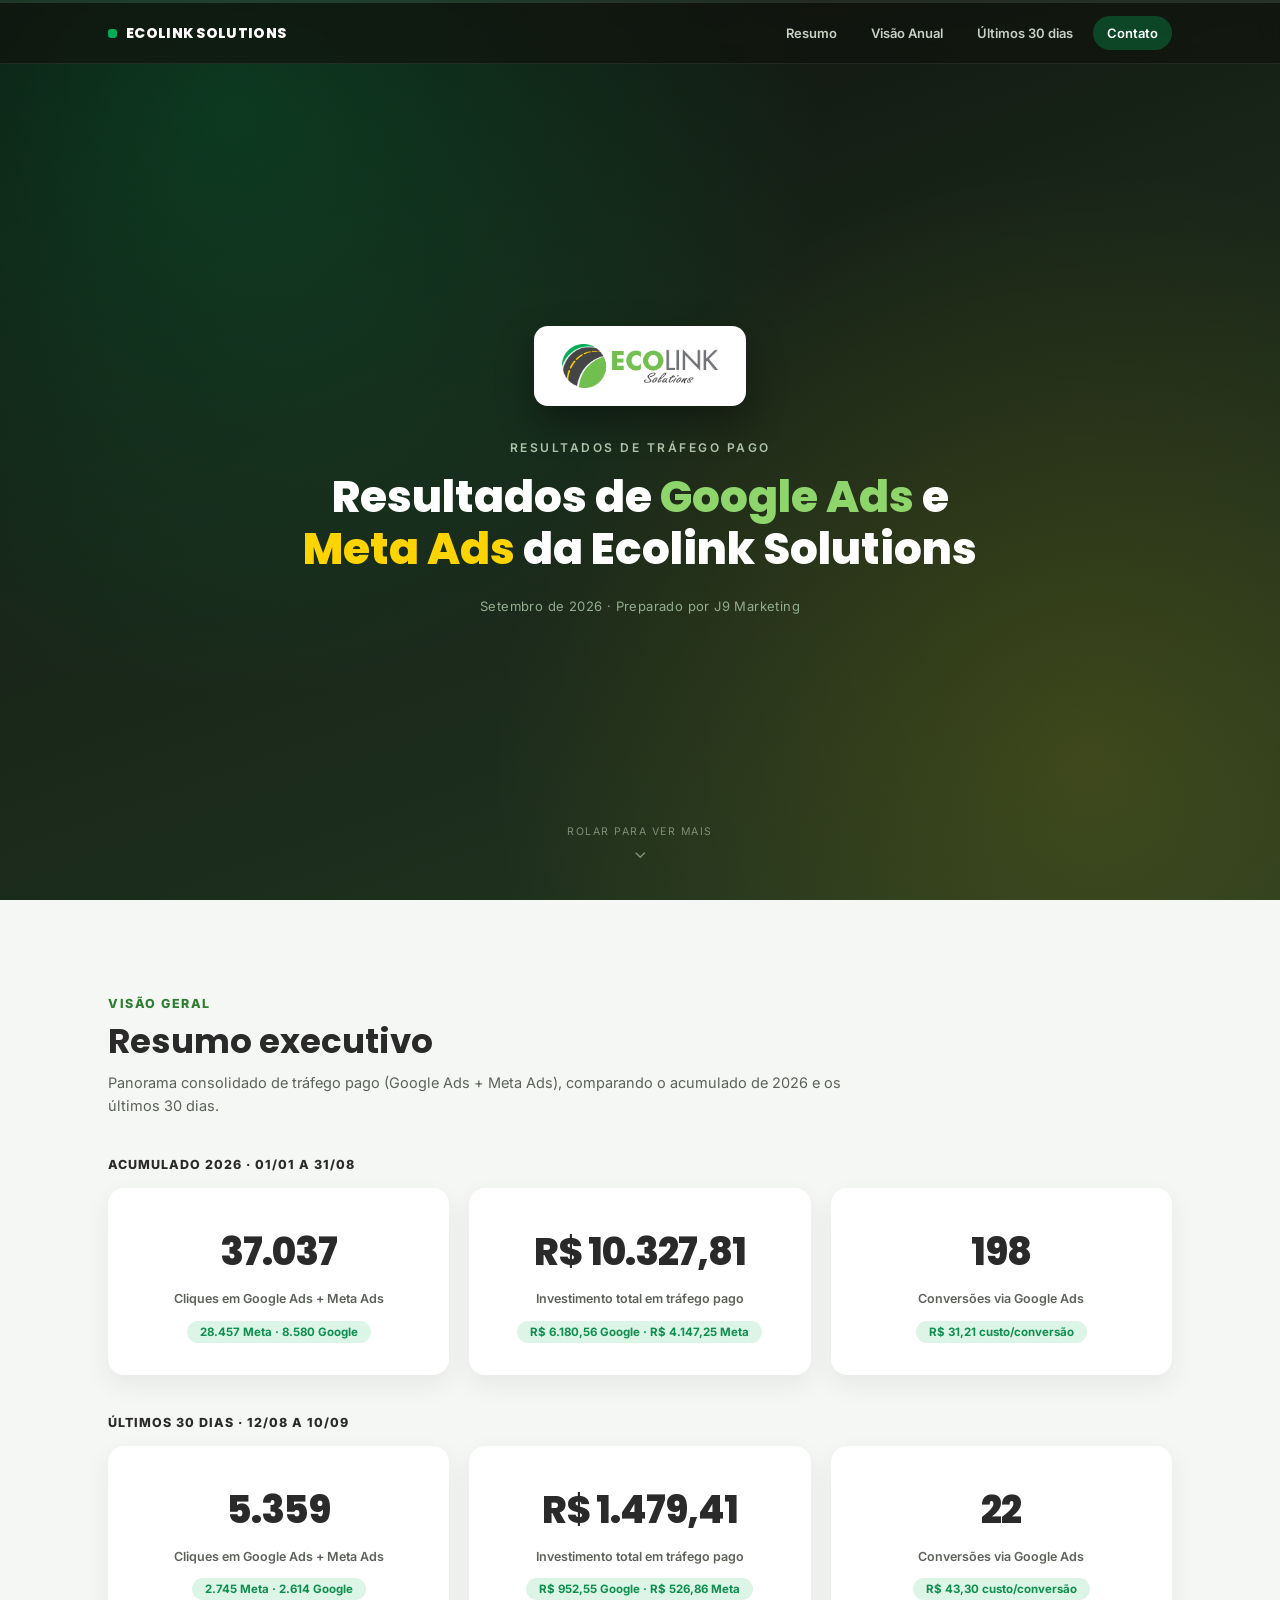
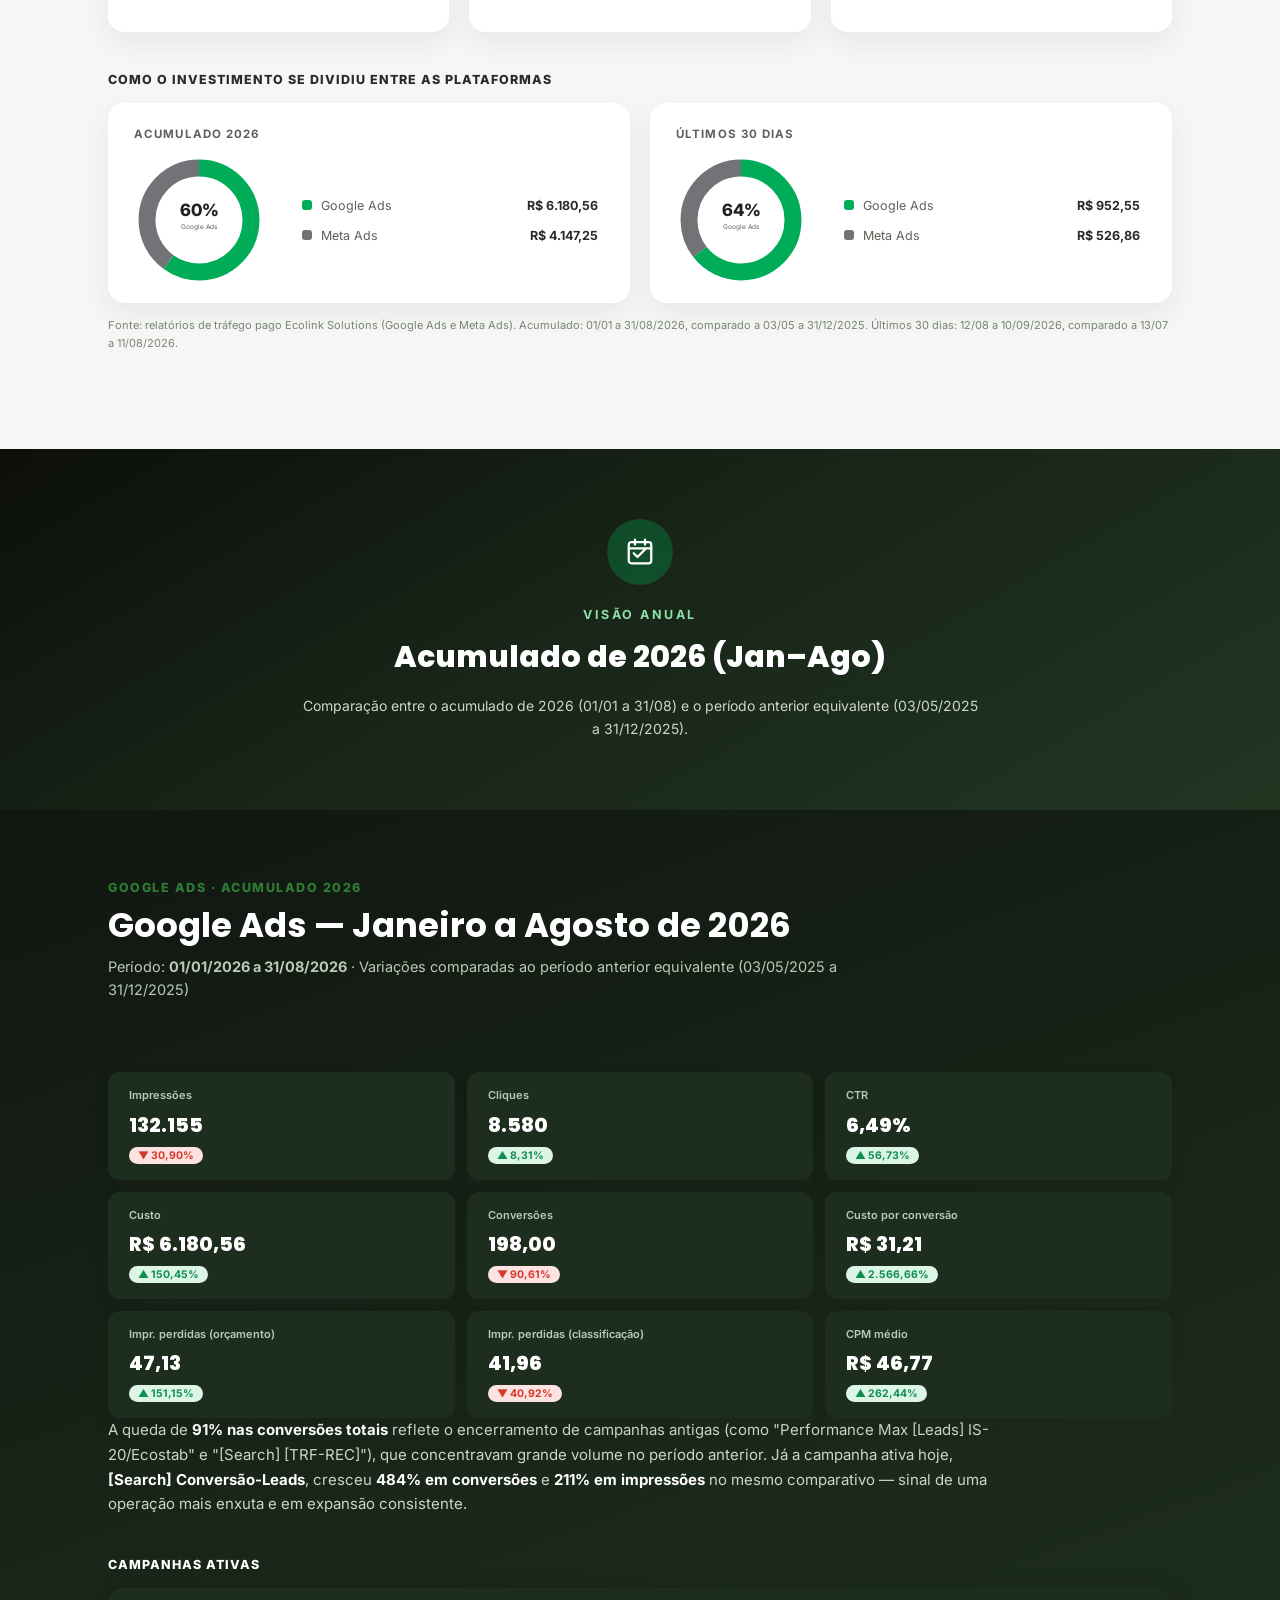
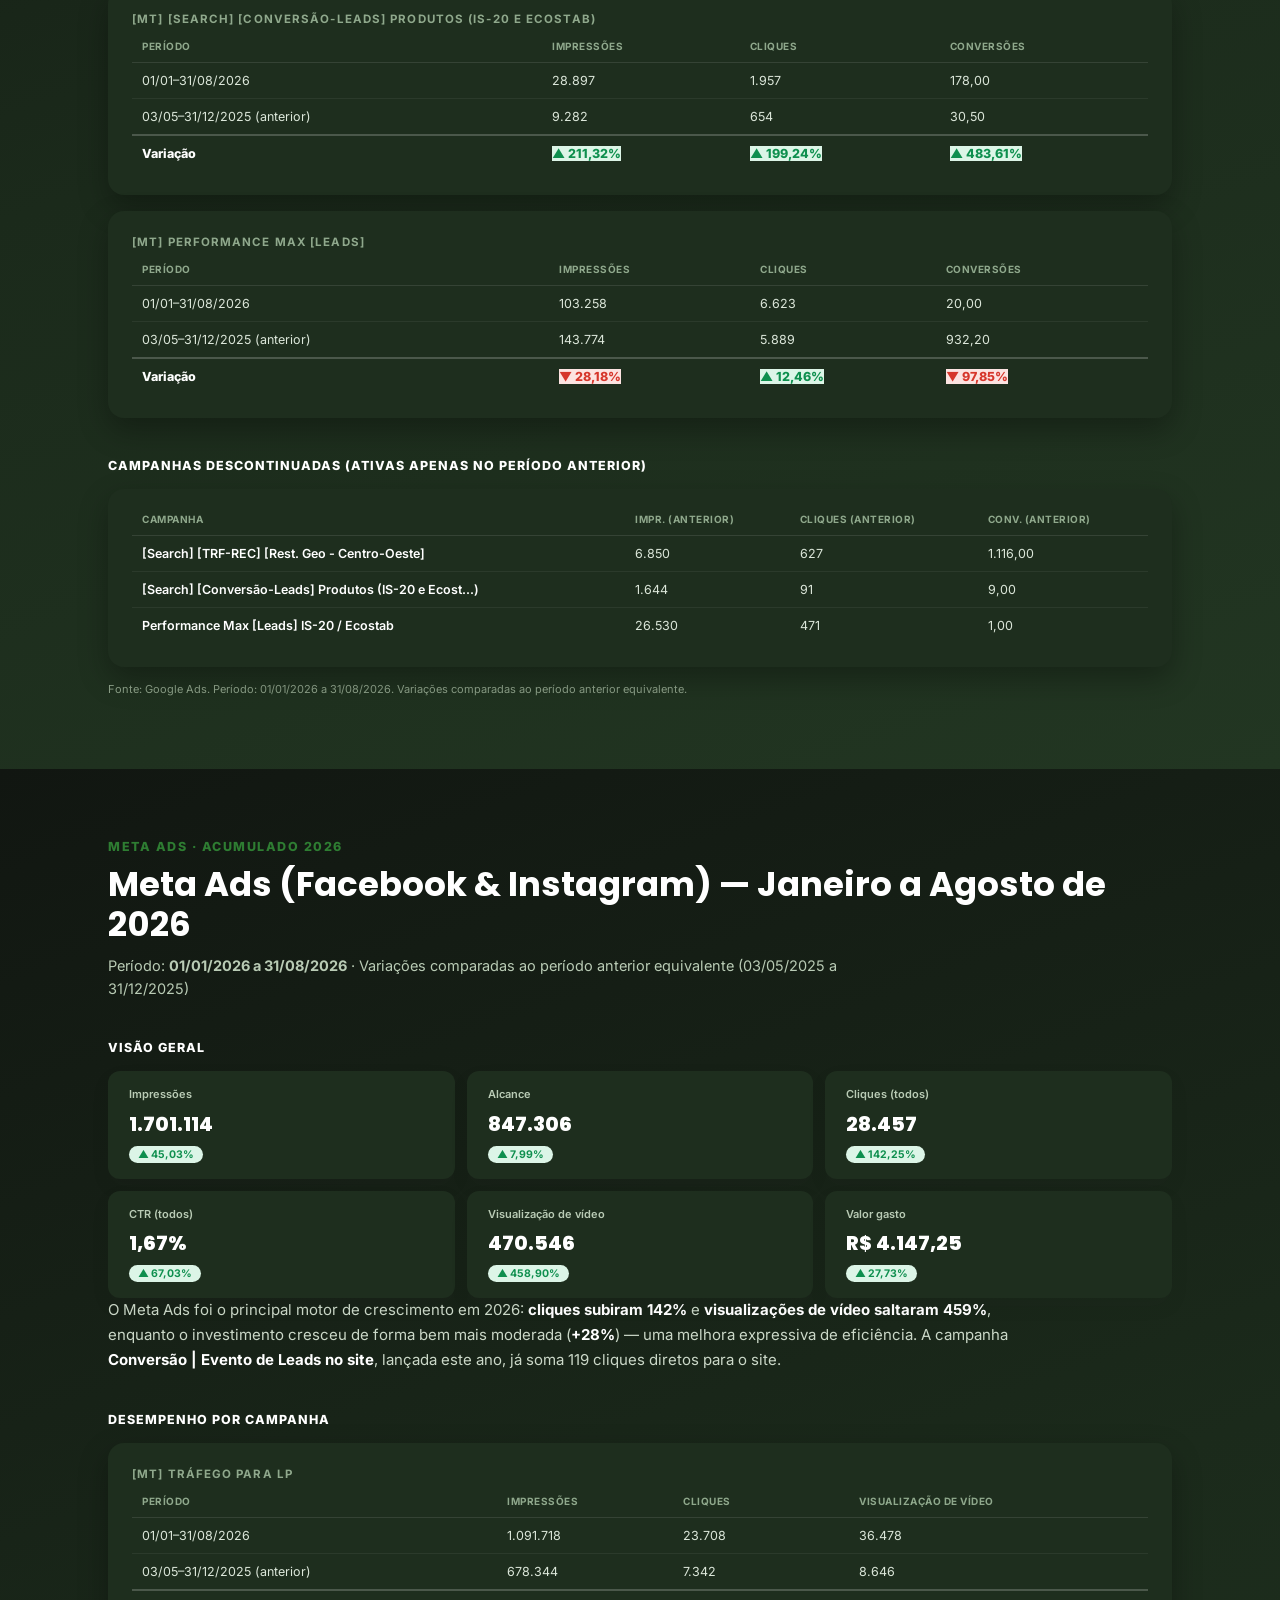
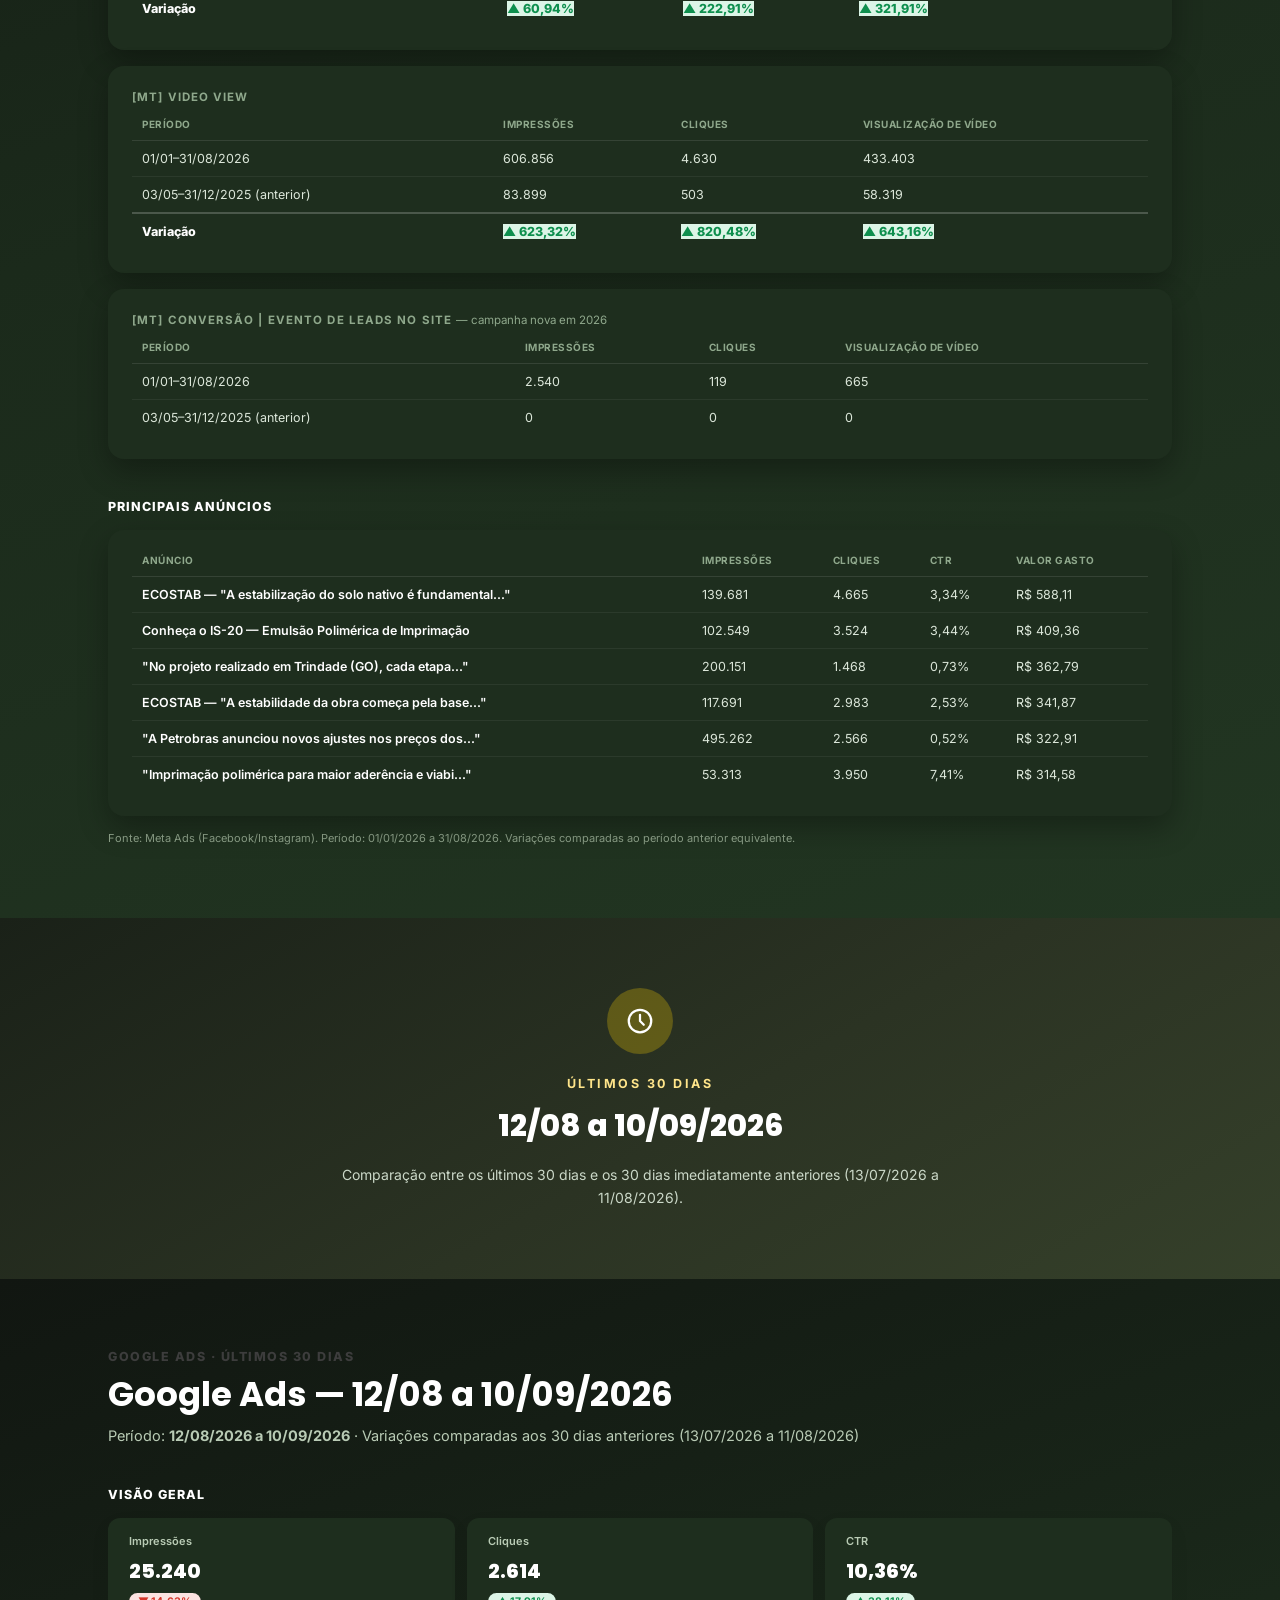
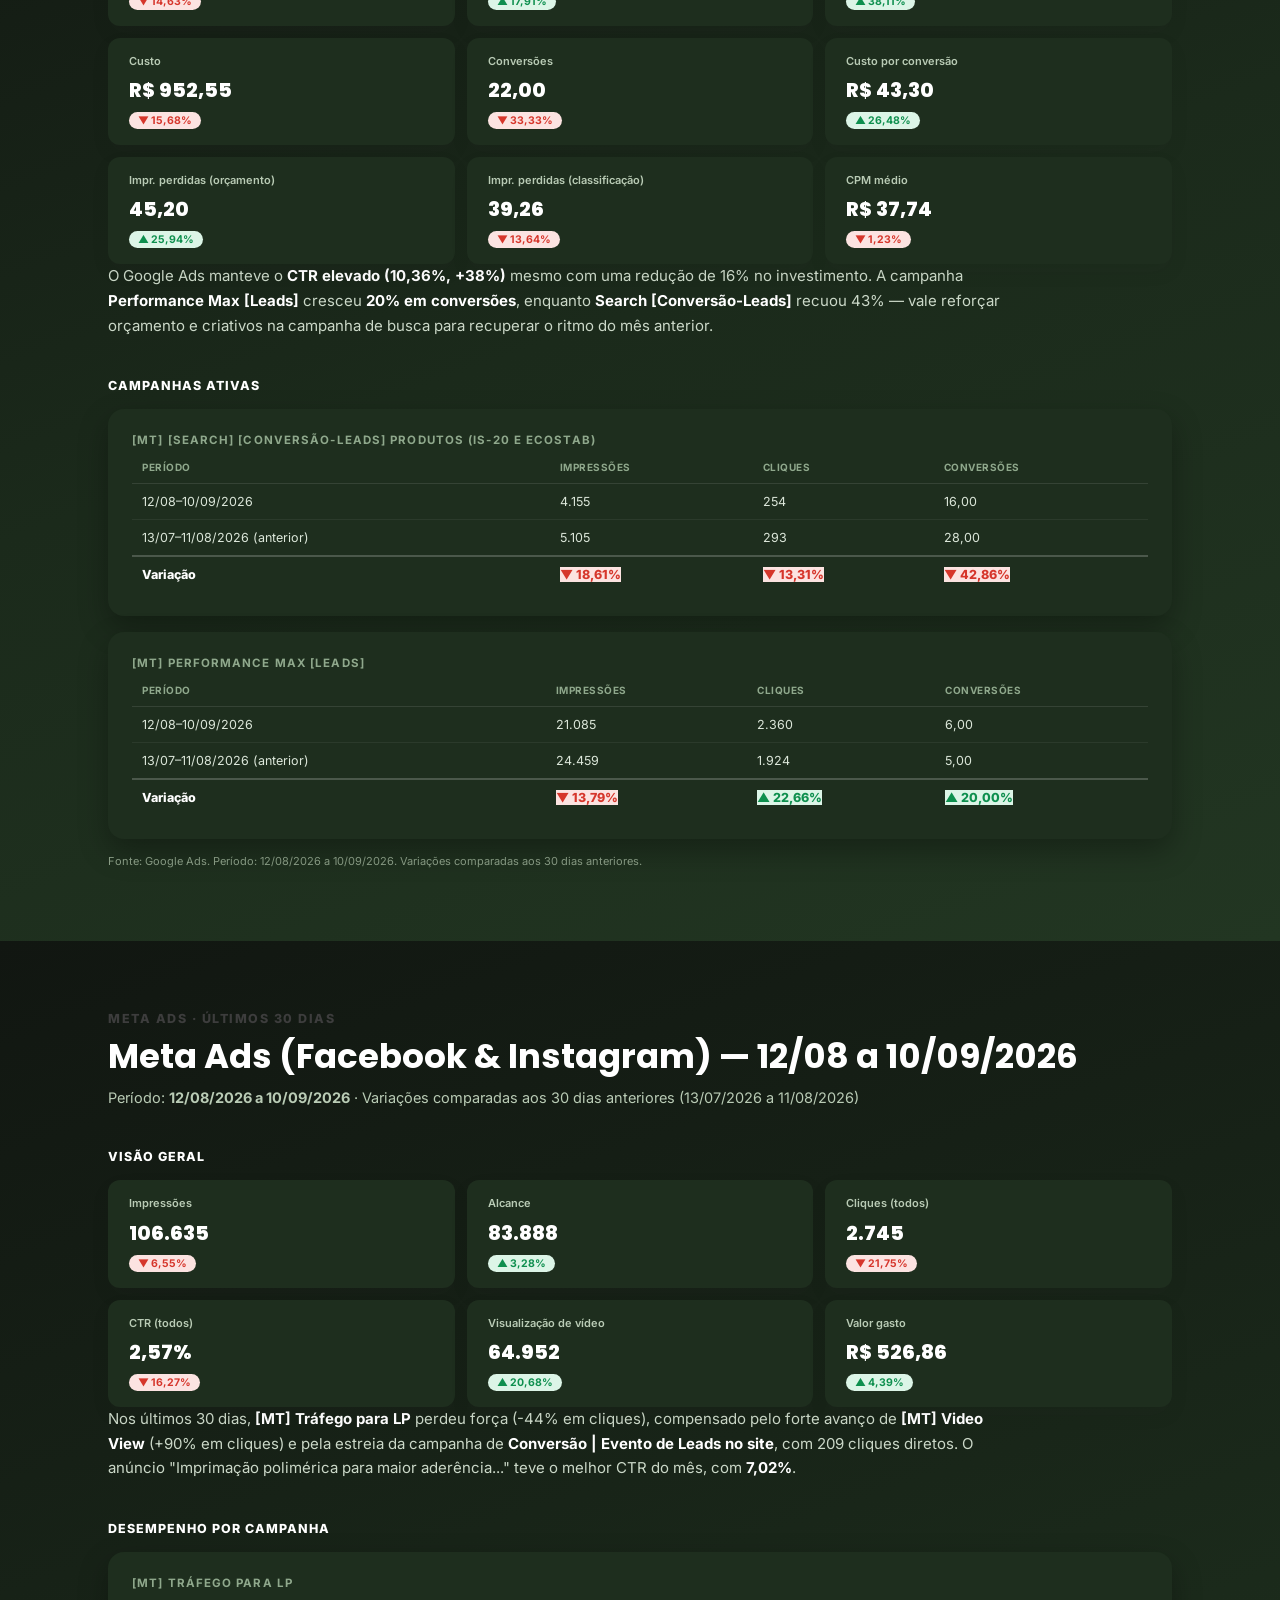
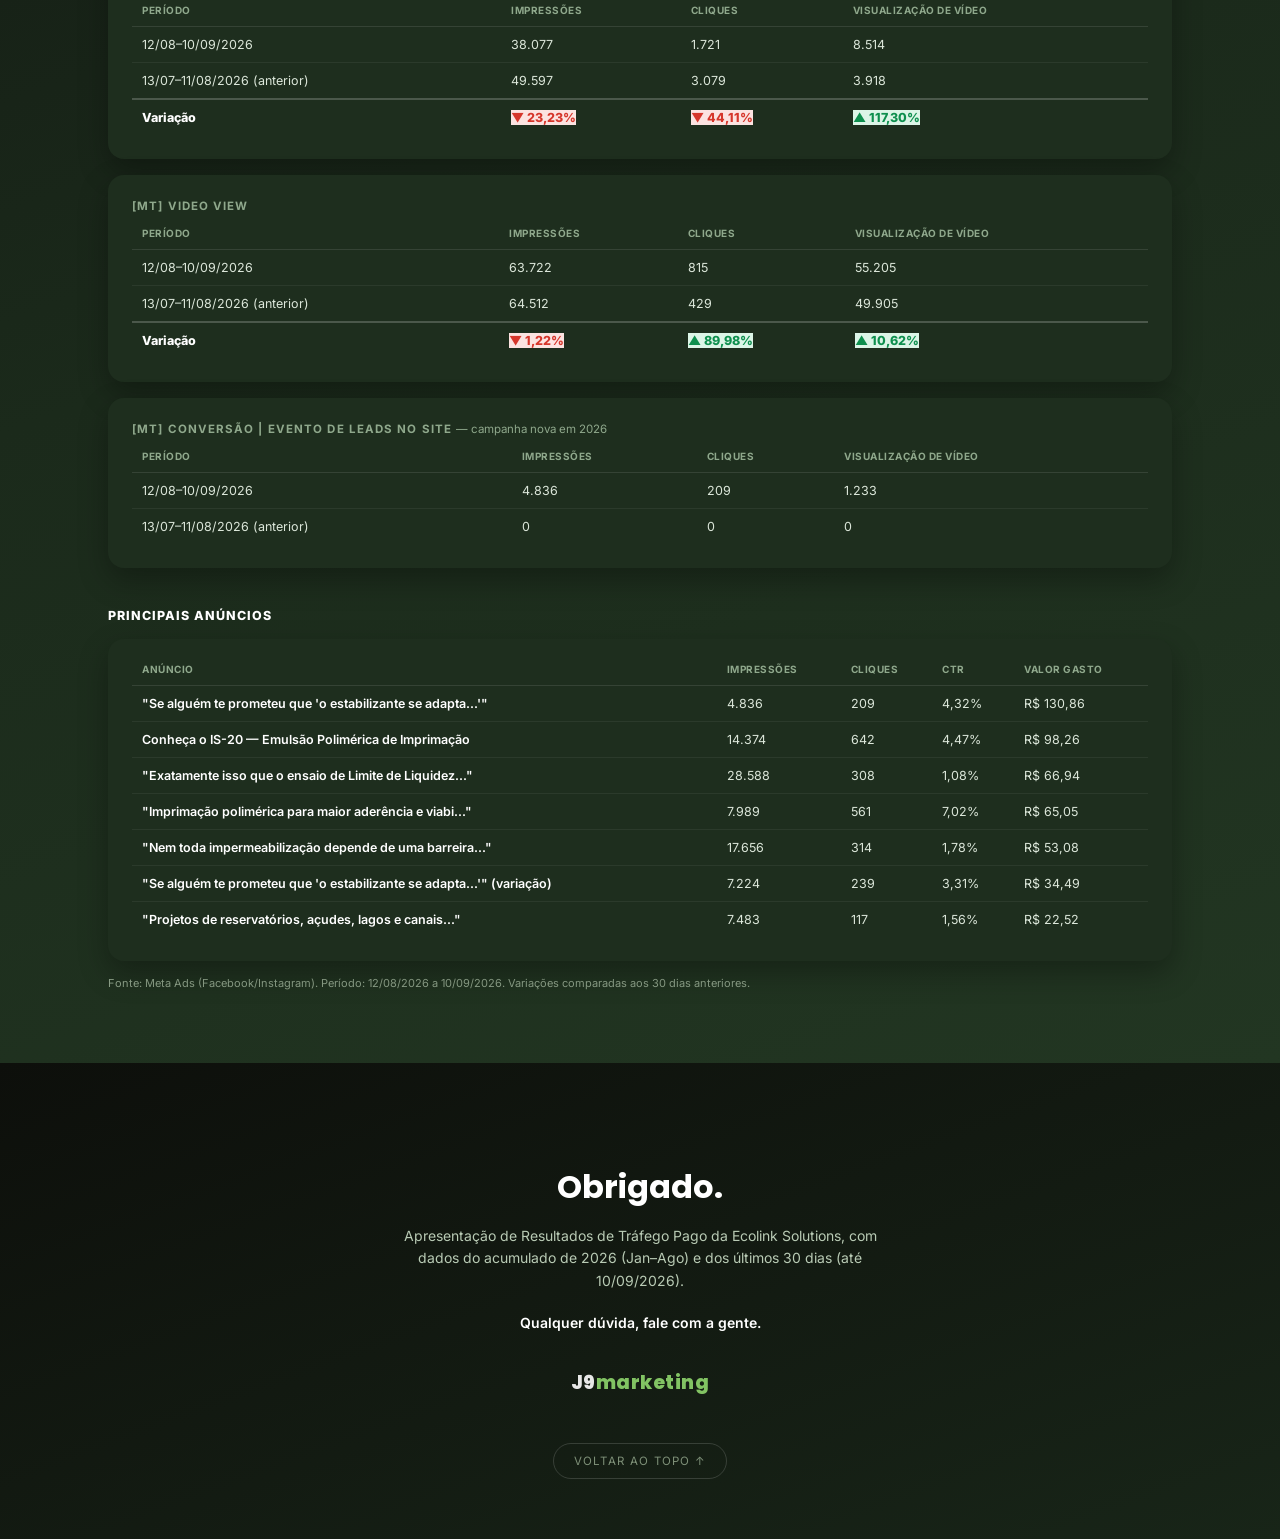
<file: Visual reference/Ecolink - referencia de estilo.html>
<!DOCTYPE html>
<html lang="pt-BR">
<head>
<meta charset="UTF-8">
<meta name="viewport" content="width=device-width, initial-scale=1.0">
<title>Ecolink Solutions · Resultados de Tráfego Pago · Setembro 2026</title>
<link rel="preconnect" href="https://fonts.googleapis.com">
<link rel="preconnect" href="https://fonts.gstatic.com" crossorigin>
<link href="https://fonts.googleapis.com/css2?family=Poppins:wght@600;700;800&family=Inter:wght@400;500;600;700;800&display=swap" rel="stylesheet">
<style>
  :root{
    --charcoal:#3D3D3D; --charcoal-2:#2A2A2A; --charcoal-3:#5A5A5A;
    --green:#72BF4F; --green-deep:#00AC58; --green-text:#2E7D32; --green-ondark:#8ED66C;
    --yellow:#FDD400; --gray:#727376; --gray-light:#DCE0DC;
    --bg:#F5F7F4; --card:#FFFFFF; --text:#20241F; --muted:#5C6259;
    --radius:16px;
  }
  *{box-sizing:border-box;}
  html{scroll-behavior:smooth;}
  body{
    margin:0;font-family:'Inter',-apple-system,BlinkMacSystemFont,sans-serif;
    color:var(--text);background:var(--bg);-webkit-font-smoothing:antialiased;
  }
  h1,h2,h3,h4{font-family:'Poppins',sans-serif;margin:0;}
  p{margin:0;}
  img{display:block;max-width:100%;}
  svg text{font-family:'Inter',sans-serif;}
  a{color:inherit;}
  ::selection{background:rgba(0,172,88,0.22);}

  .wrap{max-width:1120px;margin:0 auto;padding:0 28px;}

  /* ============ SCROLL PROGRESS ============ */
  .scrollbar{position:fixed;top:0;left:0;right:0;height:3px;z-index:100;background:rgba(255,255,255,0.08);}
  .scrollbar .fill{height:100%;width:0%;background:linear-gradient(90deg,var(--green-deep),var(--yellow));transition:width .08s linear;}

  /* ============ TOP NAV ============ */
  .topnav{
    position:fixed;top:3px;left:0;right:0;z-index:99;
    background:rgba(17,20,15,0.72);backdrop-filter:blur(10px);-webkit-backdrop-filter:blur(10px);
    border-bottom:1px solid rgba(255,255,255,0.08);
  }
  .topnav-inner{max-width:1120px;margin:0 auto;padding:0 28px;height:60px;display:flex;align-items:center;justify-content:space-between;}
  .nav-brand{display:flex;align-items:center;gap:9px;color:#fff;font-family:'Poppins',sans-serif;font-weight:800;font-size:14px;letter-spacing:.3px;}
  .nav-brand .dot{width:9px;height:9px;border-radius:3px;background:var(--green-deep);}
  .nav-links{display:flex;gap:6px;}
  .nav-links a{
    position:relative;color:#C7D0C4;font-size:13px;font-weight:600;text-decoration:none;
    padding:9px 14px;border-radius:100px;transition:color .2s ease,background .2s ease;
  }
  .nav-links a:hover{color:#fff;background:rgba(255,255,255,0.08);}
  .nav-links a.active{color:#fff;background:rgba(0,172,88,0.32);}
  @media(max-width:720px){.nav-links{display:none;}}

  /* ============ SECTION SCAFFOLDING ============ */
  section{padding:96px 0;position:relative;}
  section.tight{padding:70px 0;}
  .eyebrow-lbl{font-size:12.5px;font-weight:800;text-transform:uppercase;letter-spacing:1.5px;color:var(--green-text);margin:0 0 10px;}
  .eyebrow-lbl.alt{color:var(--charcoal);}
  .sec-title{font-family:'Poppins',sans-serif;font-weight:700;font-size:34px;color:var(--charcoal-2);margin:0 0 16px;line-height:1.18;}
  .sec-sub{font-size:14.5px;color:var(--muted);margin:-6px 0 30px;line-height:1.6;max-width:760px;}
  .dark-section{background:linear-gradient(160deg,#111611 0%, #1B2A1B 50%, #223622 100%);color:#fff;}
  .dark-section .sec-title{color:#fff;}
  .dark-section .sec-sub{color:#B9CBB5;}
  .dark-section .insight{color:#CBD8C8;}
  .dark-section .insight b{color:#fff;}
  .dark-section .group-lbl{color:#fff;}
  .dark-section .note{color:#8FA38B;}

  .insight{font-size:15px;line-height:1.65;color:#3A4038;max-width:900px;margin-bottom:26px;}
  .insight b{color:var(--charcoal-2);}
  .note{font-size:11px;color:#7C837A;line-height:1.6;margin-top:14px;}
  .group-lbl{font-size:12.5px;font-weight:800;color:var(--charcoal-2);text-transform:uppercase;letter-spacing:1px;margin:40px 0 16px;}
  .group-lbl:first-child{margin-top:0;}

  /* ============ REVEAL ANIMATION ============ */
  .reveal{opacity:0;transform:translateY(26px);transition:opacity .7s cubic-bezier(.2,.7,.3,1),transform .7s cubic-bezier(.2,.7,.3,1);}
  .reveal.in{opacity:1;transform:none;}

  /* ============ HOVER BOX BASE ============ */
  .hbox{
    position:relative;overflow:hidden;isolation:isolate;
    transition:transform .3s cubic-bezier(.2,.7,.3,1),box-shadow .3s ease,border-color .3s ease;
  }
  .hbox::before{
    content:'';position:absolute;inset:0;z-index:1;pointer-events:none;
    background:linear-gradient(115deg,transparent 20%,rgba(255,255,255,0.35) 42%,rgba(255,255,255,0.35) 46%,transparent 68%);
    transform:translateX(-130%);transition:transform .7s ease;
  }
  .dark-section .hbox::before{background:linear-gradient(115deg,transparent 20%,rgba(255,255,255,0.10) 42%,rgba(255,255,255,0.10) 46%,transparent 68%);}
  .hbox:hover::before{transform:translateX(130%);}
  .hbox > *{position:relative;z-index:2;}

  /* ============ CARD ============ */
  .card{background:var(--card);border-radius:var(--radius);box-shadow:0 10px 26px rgba(30,40,30,0.07);padding:24px;}
  .card.hbox:hover{transform:translateY(-5px);box-shadow:0 22px 44px rgba(30,40,30,0.16);}
  .dark-section .card{background:#1E2E1E;box-shadow:0 12px 30px rgba(0,0,0,0.3);}
  .dark-section .card.hbox:hover{transform:translateY(-5px);box-shadow:0 22px 44px rgba(0,0,0,0.45);}
  .dark-section .card .data-table th{color:#8FA88C;border-bottom-color:rgba(255,255,255,0.1);}
  .dark-section .card .data-table td{color:#DCE7DA;border-bottom-color:rgba(255,255,255,0.06);}
  .dark-section .card .data-table .name{color:#fff;}
  .dark-section .card .table-title{color:#8FA88C;}

  /* ============ STAT TRIO ============ */
  .stat-trio{display:grid;grid-template-columns:repeat(auto-fit,minmax(220px,1fr));gap:20px;margin-bottom:8px;}
  .stat-item{
    text-align:center;background:var(--card);border-radius:var(--radius);padding:32px 20px;
    box-shadow:0 10px 26px rgba(30,40,30,0.07);border-top:3px solid transparent;
  }
  .stat-item.hbox:hover{transform:translateY(-6px) scale(1.015);box-shadow:0 24px 46px rgba(30,40,30,0.18);border-top-color:var(--green-deep);}
  .dark-section .stat-item{background:#1E2E1E;}
  .dark-section .stat-item.hbox:hover{box-shadow:0 24px 46px rgba(0,0,0,0.45);border-top-color:var(--yellow);}
  .stat-num{font-family:'Poppins',sans-serif;font-weight:800;font-size:38px;color:var(--charcoal-2);letter-spacing:-1px;}
  .dark-section .stat-num{color:#fff;}
  .stat-lbl{font-size:12.5px;color:var(--muted);margin-top:10px;font-weight:600;line-height:1.4;}
  .dark-section .stat-lbl{color:#B9CBB5;}
  .stat-chg{display:inline-block;margin-top:13px;font-size:11.5px;font-weight:700;padding:4px 13px;border-radius:100px;background:#DCF5E7;color:#0E8F4E;}

  /* ============ KPI GRID ============ */
  .kpi-grid{display:grid;grid-template-columns:repeat(3,1fr);gap:12px;}
  @media(max-width:760px){.kpi-grid{grid-template-columns:repeat(2,1fr);}}
  @media(max-width:480px){.kpi-grid{grid-template-columns:1fr;}}
  .kpi-tile{
    background:var(--card);border-radius:12px;padding:16px 18px;display:flex;flex-direction:column;gap:7px;
    box-shadow:0 8px 20px rgba(30,40,30,0.06);border-left:3px solid transparent;
  }
  .kpi-tile.hbox:hover{transform:translateY(-4px);box-shadow:0 18px 34px rgba(30,40,30,0.15);border-left-color:var(--green-deep);}
  .dark-section .kpi-tile{background:#1E2E1E;}
  .dark-section .kpi-tile.hbox:hover{box-shadow:0 18px 34px rgba(0,0,0,0.4);border-left-color:var(--yellow);}
  .kpi-tile .lbl{font-size:11px;color:var(--muted);font-weight:600;line-height:1.3;}
  .dark-section .kpi-tile .lbl{color:#B9CBB5;}
  .kpi-tile .val{font-family:'Poppins',sans-serif;font-weight:800;font-size:20px;color:var(--charcoal-2);}
  .dark-section .kpi-tile .val{color:#fff;}
  .kpi-tile .chg{align-self:flex-start;font-size:10.5px;font-weight:700;padding:2px 9px;border-radius:100px;}
  .chg.up{background:#DCF5E7;color:#0E8F4E;}
  .chg.down{background:#FCE3E1;color:#D6362B;}

  /* ============ DATA TABLE ============ */
  .table-wrap{overflow-x:auto;}
  .data-table{width:100%;border-collapse:collapse;font-size:12.5px;}
  .data-table th{text-align:left;font-size:10px;text-transform:uppercase;letter-spacing:.5px;color:var(--muted);font-weight:700;padding:0 10px 10px;border-bottom:1px solid #ECEFEA;white-space:nowrap;}
  .data-table td{padding:10px 10px;border-bottom:1px solid #F0F3EE;color:var(--text);vertical-align:top;white-space:nowrap;transition:background .15s ease;}
  .data-table tbody tr{transition:background .15s ease;}
  .data-table tbody tr:hover{background:rgba(0,172,88,0.06);}
  .dark-section .data-table tbody tr:hover{background:rgba(255,255,255,0.05);}
  .data-table tr:last-child td{border-bottom:none;}
  .data-table tr.total-row td{font-weight:800;color:var(--charcoal-2);border-top:2px solid #DEE4DA;}
  .dark-section .data-table tr.total-row td{color:#fff;border-top-color:rgba(255,255,255,0.2);}
  .data-table .name{font-weight:600;color:var(--charcoal-2);display:block;white-space:normal;}
  .dark-section .data-table .name{color:#fff;}
  .data-table td.muted-cell{color:var(--muted);white-space:normal;}
  .table-title{font-size:11.5px;font-weight:700;color:var(--muted);text-transform:uppercase;letter-spacing:1.1px;margin-bottom:14px;}

  .two-col{display:grid;grid-template-columns:1fr 1fr;gap:20px;align-items:start;}
  .stacked{display:flex;flex-direction:column;gap:16px;}
  @media(max-width:760px){.two-col{grid-template-columns:1fr;}}

  /* ============ CHART CARD ============ */
  .chart-card{background:var(--card);border-radius:var(--radius);box-shadow:0 10px 26px rgba(30,40,30,0.07);padding:24px 26px 18px;}
  .chart-card.hbox:hover{transform:translateY(-4px);box-shadow:0 22px 44px rgba(30,40,30,0.15);}
  .dark-section .chart-card{background:#1E2E1E;box-shadow:0 12px 30px rgba(0,0,0,0.3);}
  .donut-wrap{display:flex;align-items:center;gap:32px;flex-wrap:wrap;}
  .donut-svg{flex:none;transition:transform .35s cubic-bezier(.2,.7,.3,1);}
  .chart-card:hover .donut-svg{transform:rotate(6deg) scale(1.03);}
  .donut-legend{display:flex;flex-direction:column;gap:9px;flex:1;min-width:220px;}
  .donut-legend .row{display:flex;align-items:center;gap:9px;font-size:12.5px;color:var(--muted);padding:3px 6px;border-radius:6px;transition:background .15s ease;}
  .donut-legend .row:hover{background:rgba(30,40,30,0.05);}
  .donut-legend .row b{color:var(--charcoal-2);min-width:70px;display:inline-block;margin-left:auto;text-align:right;}
  .donut-legend .sw{width:10px;height:10px;border-radius:3px;flex:none;}

  /* ============ HERO ============ */
  .hero{
    min-height:100vh;display:flex;align-items:center;justify-content:center;text-align:center;
    color:#fff;position:relative;padding:120px 0 80px;
    background:
      radial-gradient(circle at 18% 12%, rgba(0,172,88,0.24) 0%, rgba(0,172,88,0) 45%),
      radial-gradient(circle at 85% 85%, rgba(253,212,0,0.14) 0%, rgba(253,212,0,0) 45%),
      linear-gradient(160deg,#0D0F0B 0%, #182518 45%, #223622 100%);
  }
  .hero-inner{max-width:780px;padding:0 32px;}
  .logo-badge{display:inline-block;background:#fff;padding:18px 28px;border-radius:14px;box-shadow:0 16px 36px rgba(0,0,0,0.35);margin-bottom:30px;transition:transform .3s ease;}
  .logo-badge:hover{transform:translateY(-3px) scale(1.03);}
  .logo-badge img{height:44px;width:auto;display:block;}
  .hero-eyebrow{text-transform:uppercase;letter-spacing:2.5px;font-size:12px;font-weight:600;color:#AEC2AA;margin-bottom:16px;}
  .hero-h1{font-size:44px;font-weight:800;line-height:1.16;margin:0 auto 20px;}
  .hero-h1 .hl{color:var(--green-ondark);}
  .hero-h1 .hl-yellow{color:var(--yellow);}
  .hero-meta{margin-top:24px;font-size:13px;color:#94AC90;letter-spacing:.4px;}
  .scroll-cue{
    position:absolute;bottom:36px;left:50%;transform:translateX(-50%);
    display:flex;flex-direction:column;align-items:center;gap:8px;
    font-size:10.5px;letter-spacing:1.5px;text-transform:uppercase;color:#7E9078;text-decoration:none;
  }
  .scroll-cue svg{width:18px;height:18px;stroke:#7E9078;fill:none;stroke-width:2;animation:bounce 1.8s ease-in-out infinite;}
  @keyframes bounce{0%,100%{transform:translateY(0);}50%{transform:translateY(8px);}}

  /* ============ SECTION DIVIDERS ============ */
  .divider-band{
    padding:70px 0;text-align:center;color:#fff;
    background:linear-gradient(150deg,#0D0F0B 0%, #182518 45%, #223622 100%);
  }
  .divider-band.alt{background:linear-gradient(150deg,#1A2118 0%, #2B3323 55%, #35402A 100%);}
  .divider-icon{
    width:66px;height:66px;border-radius:50%;background:rgba(255,255,255,0.1);
    display:flex;align-items:center;justify-content:center;margin:0 auto 22px;
    transition:transform .3s ease,background .3s ease;
  }
  .divider-band .wrap:hover .divider-icon{transform:scale(1.08) rotate(-4deg);}
  .divider-band.per-anual .divider-icon{background:rgba(0,172,88,0.30);}
  .divider-band.per-30d .divider-icon{background:rgba(253,212,0,0.26);}
  .divider-icon svg{width:30px;height:30px;stroke:#fff;fill:none;stroke-width:1.8;stroke-linecap:round;stroke-linejoin:round;}
  .divider-eyebrow{font-size:12.5px;letter-spacing:2.5px;text-transform:uppercase;color:#9FBF9A;font-weight:700;margin-bottom:13px;}
  .divider-band.per-anual .divider-eyebrow{color:#8FE0A8;}
  .divider-band.per-30d .divider-eyebrow{color:#FFE58A;}
  .divider-title{font-family:'Poppins',sans-serif;font-weight:800;font-size:30px;margin-bottom:14px;}
  .divider-text{font-size:14px;line-height:1.65;color:#CBD8C8;max-width:680px;margin:0 auto;}

  /* ============ FOOTER / CLOSING ============ */
  footer.closing{
    background:linear-gradient(160deg,#0D0F0B 0%, #182518 100%);
    color:#fff;text-align:center;padding:100px 0 60px;
  }
  footer.closing h3{font-size:32px;font-weight:700;margin-bottom:14px;}
  footer.closing p{color:#B9CBB5;font-size:14px;max-width:480px;margin:0 auto;line-height:1.6;}
  footer.closing .contact{margin-top:20px;font-size:14px;color:#fff;font-weight:600;}
  footer.closing .jq-wordmark{margin:34px auto 0;font-family:'Poppins',sans-serif;font-weight:800;font-size:19px;color:#fff;opacity:.9;letter-spacing:.5px;transition:opacity .2s ease,transform .2s ease;}
  footer.closing .jq-wordmark:hover{opacity:1;transform:scale(1.04);}
  footer.closing .jq-wordmark span{color:var(--green-ondark);}
  footer.closing .back-top{
    display:inline-block;margin-top:44px;font-size:11.5px;letter-spacing:1.3px;text-transform:uppercase;
    color:#7E9078;text-decoration:none;border:1px solid rgba(255,255,255,0.15);border-radius:100px;padding:10px 20px;
    transition:color .2s ease,border-color .2s ease,background .2s ease;
  }
  footer.closing .back-top:hover{color:#fff;border-color:rgba(255,255,255,0.4);background:rgba(255,255,255,0.06);}
</style>
</head>
<body>

<div class="scrollbar"><div class="fill" id="scrollFill"></div></div>

<nav class="topnav">
  <div class="topnav-inner">
    <div class="nav-brand"><span class="dot"></span> ECOLINK SOLUTIONS</div>
    <div class="nav-links" id="navLinks">
      <a href="#resumo" data-sec="resumo">Resumo</a>
      <a href="#anual" data-sec="anual">Visão Anual</a>
      <a href="#trinta" data-sec="trinta">Últimos 30 dias</a>
      <a href="#contato" data-sec="contato">Contato</a>
    </div>
  </div>
</nav>

<!-- ============ HERO ============ -->
<header class="hero" id="topo">
  <div class="hero-inner">
    <div class="logo-badge"><img src="[data-uri]" alt="Ecolink Solutions"></div>
    <p class="hero-eyebrow">Resultados de Tráfego Pago</p>
    <h1 class="hero-h1">Resultados de <span class="hl">Google Ads</span> e <span class="hl-yellow">Meta Ads</span> da Ecolink Solutions</h1>
    <p class="hero-meta">Setembro de 2026 · Preparado por J9 Marketing</p>
  </div>
  <a href="#resumo" class="scroll-cue">Rolar para ver mais
    <svg viewBox="0 0 24 24"><path d="M6 9l6 6 6-6"/></svg>
  </a>
</header>

<!-- ============ RESUMO EXECUTIVO ============ -->
<section id="resumo">
  <div class="wrap">
    <p class="eyebrow-lbl reveal">Visão geral</p>
    <h2 class="sec-title reveal">Resumo executivo</h2>
    <p class="sec-sub reveal">Panorama consolidado de tráfego pago (Google Ads + Meta Ads), comparando o acumulado de 2026 e os últimos 30 dias.</p>

    <p class="group-lbl reveal">Acumulado 2026 · 01/01 a 31/08</p>
    <div class="stat-trio">
      <div class="stat-item hbox reveal">
        <div class="stat-num">37.037</div>
        <div class="stat-lbl">Cliques em Google Ads + Meta Ads</div>
        <div class="stat-chg">28.457 Meta · 8.580 Google</div>
      </div>
      <div class="stat-item hbox reveal">
        <div class="stat-num">R$ 10.327,81</div>
        <div class="stat-lbl">Investimento total em tráfego pago</div>
        <div class="stat-chg">R$ 6.180,56 Google · R$ 4.147,25 Meta</div>
      </div>
      <div class="stat-item hbox reveal">
        <div class="stat-num">198</div>
        <div class="stat-lbl">Conversões via Google Ads</div>
        <div class="stat-chg">R$ 31,21 custo/conversão</div>
      </div>
    </div>

    <p class="group-lbl reveal">Últimos 30 dias · 12/08 a 10/09</p>
    <div class="stat-trio">
      <div class="stat-item hbox reveal">
        <div class="stat-num">5.359</div>
        <div class="stat-lbl">Cliques em Google Ads + Meta Ads</div>
        <div class="stat-chg">2.745 Meta · 2.614 Google</div>
      </div>
      <div class="stat-item hbox reveal">
        <div class="stat-num">R$ 1.479,41</div>
        <div class="stat-lbl">Investimento total em tráfego pago</div>
        <div class="stat-chg">R$ 952,55 Google · R$ 526,86 Meta</div>
      </div>
      <div class="stat-item hbox reveal">
        <div class="stat-num">22</div>
        <div class="stat-lbl">Conversões via Google Ads</div>
        <div class="stat-chg">R$ 43,30 custo/conversão</div>
      </div>
    </div>

    <p class="group-lbl reveal">Como o investimento se dividiu entre as plataformas</p>
    <div class="two-col">
      <div class="chart-card hbox reveal">
        <p class="table-title">Acumulado 2026</p>
        <div class="donut-wrap">
          <svg class="donut-svg" viewBox="0 0 200 200" style="width:130px;height:130px;">
            <g transform="rotate(-90 100 100)">
              <circle cx="100" cy="100" r="80" fill="none" stroke="#00AC58" stroke-width="26" stroke-dasharray="300.83 502.65" stroke-dashoffset="0"/>
              <circle cx="100" cy="100" r="80" fill="none" stroke="#727376" stroke-width="26" stroke-dasharray="201.82 502.65" stroke-dashoffset="-300.83"/>
            </g>
            <text x="100" y="94" text-anchor="middle" font-family="Poppins,sans-serif" font-weight="800" font-size="26" fill="#20241F">60%</text>
            <text x="100" y="114" text-anchor="middle" font-size="10" fill="#5C6259">Google Ads</text>
          </svg>
          <div class="donut-legend">
            <div class="row"><span class="sw" style="background:#00AC58;"></span><span>Google Ads</span><b>R$ 6.180,56</b></div>
            <div class="row"><span class="sw" style="background:#727376;"></span><span>Meta Ads</span><b>R$ 4.147,25</b></div>
          </div>
        </div>
      </div>
      <div class="chart-card hbox reveal">
        <p class="table-title">Últimos 30 dias</p>
        <div class="donut-wrap">
          <svg class="donut-svg" viewBox="0 0 200 200" style="width:130px;height:130px;">
            <g transform="rotate(-90 100 100)">
              <circle cx="100" cy="100" r="80" fill="none" stroke="#00AC58" stroke-width="26" stroke-dasharray="323.66 502.65" stroke-dashoffset="0"/>
              <circle cx="100" cy="100" r="80" fill="none" stroke="#727376" stroke-width="26" stroke-dasharray="179.00 502.65" stroke-dashoffset="-323.66"/>
            </g>
            <text x="100" y="94" text-anchor="middle" font-family="Poppins,sans-serif" font-weight="800" font-size="26" fill="#20241F">64%</text>
            <text x="100" y="114" text-anchor="middle" font-size="10" fill="#5C6259">Google Ads</text>
          </svg>
          <div class="donut-legend">
            <div class="row"><span class="sw" style="background:#00AC58;"></span><span>Google Ads</span><b>R$ 952,55</b></div>
            <div class="row"><span class="sw" style="background:#727376;"></span><span>Meta Ads</span><b>R$ 526,86</b></div>
          </div>
        </div>
      </div>
    </div>
    <p class="note reveal">Fonte: relatórios de tráfego pago Ecolink Solutions (Google Ads e Meta Ads). Acumulado: 01/01 a 31/08/2026, comparado a 03/05 a 31/12/2025. Últimos 30 dias: 12/08 a 10/09/2026, comparado a 13/07 a 11/08/2026.</p>
  </div>
</section>

<!-- ============ DIVIDER VISÃO ANUAL ============ -->
<div class="divider-band per-anual" id="anual">
  <div class="wrap reveal">
    <div class="divider-icon"><svg viewBox="0 0 24 24"><rect x="3" y="4" width="18" height="17" rx="2"/><path d="M3 9h18"/><path d="M8 2v4M16 2v4"/><path d="M7 13l3 3 6-6"/></svg></div>
    <p class="divider-eyebrow">Visão Anual</p>
    <h2 class="divider-title">Acumulado de 2026 (Jan–Ago)</h2>
    <p class="divider-text">Comparação entre o acumulado de 2026 (01/01 a 31/08) e o período anterior equivalente (03/05/2025 a 31/12/2025).</p>
  </div>
</div>

<!-- ============ GOOGLE ADS · ANUAL ============ -->
<section class="dark-section tight">
  <div class="wrap">
    <p class="eyebrow-lbl reveal">Google Ads · Acumulado 2026</p>
    <h2 class="sec-title reveal">Google Ads — Janeiro a Agosto de 2026</h2>
    <p class="sec-sub reveal">Período: <b>01/01/2026 a 31/08/2026</b> · Variações comparadas ao período anterior equivalente (03/05/2025 a 31/12/2025)</p>

    <p class="group-lbl reveal">Visão geral</p>
    <div class="kpi-grid">
      <div class="kpi-tile hbox reveal"><span class="lbl">Impressões</span><span class="val">132.155</span><span class="chg down">▼ 30,90%</span></div>
      <div class="kpi-tile hbox reveal"><span class="lbl">Cliques</span><span class="val">8.580</span><span class="chg up">▲ 8,31%</span></div>
      <div class="kpi-tile hbox reveal"><span class="lbl">CTR</span><span class="val">6,49%</span><span class="chg up">▲ 56,73%</span></div>
      <div class="kpi-tile hbox reveal"><span class="lbl">Custo</span><span class="val">R$ 6.180,56</span><span class="chg up">▲ 150,45%</span></div>
      <div class="kpi-tile hbox reveal"><span class="lbl">Conversões</span><span class="val">198,00</span><span class="chg down">▼ 90,61%</span></div>
      <div class="kpi-tile hbox reveal"><span class="lbl">Custo por conversão</span><span class="val">R$ 31,21</span><span class="chg up">▲ 2.566,66%</span></div>
      <div class="kpi-tile hbox reveal"><span class="lbl">Impr. perdidas (orçamento)</span><span class="val">47,13</span><span class="chg up">▲ 151,15%</span></div>
      <div class="kpi-tile hbox reveal"><span class="lbl">Impr. perdidas (classificação)</span><span class="val">41,96</span><span class="chg down">▼ 40,92%</span></div>
      <div class="kpi-tile hbox reveal"><span class="lbl">CPM médio</span><span class="val">R$ 46,77</span><span class="chg up">▲ 262,44%</span></div>
    </div>

    <p class="insight reveal">A queda de <b>91% nas conversões totais</b> reflete o encerramento de campanhas antigas (como "Performance Max [Leads] IS-20/Ecostab" e "[Search] [TRF-REC]"), que concentravam grande volume no período anterior. Já a campanha ativa hoje, <b>[Search] Conversão-Leads</b>, cresceu <b>484% em conversões</b> e <b>211% em impressões</b> no mesmo comparativo — sinal de uma operação mais enxuta e em expansão consistente.</p>

    <p class="group-lbl reveal">Campanhas ativas</p>
    <div class="stacked">
      <div class="card hbox reveal">
        <p class="table-title">[MT] [Search] [Conversão-Leads] Produtos (IS-20 e Ecostab)</p>
        <div class="table-wrap">
          <table class="data-table">
            <thead><tr><th>Período</th><th>Impressões</th><th>Cliques</th><th>Conversões</th></tr></thead>
            <tbody>
              <tr><td>01/01–31/08/2026</td><td>28.897</td><td>1.957</td><td>178,00</td></tr>
              <tr><td class="muted-cell">03/05–31/12/2025 (anterior)</td><td>9.282</td><td>654</td><td>30,50</td></tr>
              <tr class="total-row"><td>Variação</td><td><span class="chg up">▲ 211,32%</span></td><td><span class="chg up">▲ 199,24%</span></td><td><span class="chg up">▲ 483,61%</span></td></tr>
            </tbody>
          </table>
        </div>
      </div>
      <div class="card hbox reveal">
        <p class="table-title">[MT] Performance Max [Leads]</p>
        <div class="table-wrap">
          <table class="data-table">
            <thead><tr><th>Período</th><th>Impressões</th><th>Cliques</th><th>Conversões</th></tr></thead>
            <tbody>
              <tr><td>01/01–31/08/2026</td><td>103.258</td><td>6.623</td><td>20,00</td></tr>
              <tr><td class="muted-cell">03/05–31/12/2025 (anterior)</td><td>143.774</td><td>5.889</td><td>932,20</td></tr>
              <tr class="total-row"><td>Variação</td><td><span class="chg down">▼ 28,18%</span></td><td><span class="chg up">▲ 12,46%</span></td><td><span class="chg down">▼ 97,85%</span></td></tr>
            </tbody>
          </table>
        </div>
      </div>
    </div>

    <p class="group-lbl reveal">Campanhas descontinuadas (ativas apenas no período anterior)</p>
    <div class="card hbox reveal">
      <div class="table-wrap">
        <table class="data-table">
          <thead><tr><th>Campanha</th><th>Impr. (anterior)</th><th>Cliques (anterior)</th><th>Conv. (anterior)</th></tr></thead>
          <tbody>
            <tr><td><span class="name">[Search] [TRF-REC] [Rest. Geo - Centro-Oeste]</span></td><td>6.850</td><td>627</td><td>1.116,00</td></tr>
            <tr><td><span class="name">[Search] [Conversão-Leads] Produtos (IS-20 e Ecost...)</span></td><td>1.644</td><td>91</td><td>9,00</td></tr>
            <tr><td><span class="name">Performance Max [Leads] IS-20 / Ecostab</span></td><td>26.530</td><td>471</td><td>1,00</td></tr>
          </tbody>
        </table>
      </div>
    </div>
    <p class="note reveal">Fonte: Google Ads. Período: 01/01/2026 a 31/08/2026. Variações comparadas ao período anterior equivalente.</p>
  </div>
</section>

<!-- ============ META ADS · ANUAL ============ -->
<section class="dark-section tight">
  <div class="wrap">
    <p class="eyebrow-lbl reveal">Meta Ads · Acumulado 2026</p>
    <h2 class="sec-title reveal">Meta Ads (Facebook &amp; Instagram) — Janeiro a Agosto de 2026</h2>
    <p class="sec-sub reveal">Período: <b>01/01/2026 a 31/08/2026</b> · Variações comparadas ao período anterior equivalente (03/05/2025 a 31/12/2025)</p>

    <p class="group-lbl reveal">Visão geral</p>
    <div class="kpi-grid">
      <div class="kpi-tile hbox reveal"><span class="lbl">Impressões</span><span class="val">1.701.114</span><span class="chg up">▲ 45,03%</span></div>
      <div class="kpi-tile hbox reveal"><span class="lbl">Alcance</span><span class="val">847.306</span><span class="chg up">▲ 7,99%</span></div>
      <div class="kpi-tile hbox reveal"><span class="lbl">Cliques (todos)</span><span class="val">28.457</span><span class="chg up">▲ 142,25%</span></div>
      <div class="kpi-tile hbox reveal"><span class="lbl">CTR (todos)</span><span class="val">1,67%</span><span class="chg up">▲ 67,03%</span></div>
      <div class="kpi-tile hbox reveal"><span class="lbl">Visualização de vídeo</span><span class="val">470.546</span><span class="chg up">▲ 458,90%</span></div>
      <div class="kpi-tile hbox reveal"><span class="lbl">Valor gasto</span><span class="val">R$ 4.147,25</span><span class="chg up">▲ 27,73%</span></div>
    </div>

    <p class="insight reveal">O Meta Ads foi o principal motor de crescimento em 2026: <b>cliques subiram 142%</b> e <b>visualizações de vídeo saltaram 459%</b>, enquanto o investimento cresceu de forma bem mais moderada (<b>+28%</b>) — uma melhora expressiva de eficiência. A campanha <b>Conversão | Evento de Leads no site</b>, lançada este ano, já soma 119 cliques diretos para o site.</p>

    <p class="group-lbl reveal">Desempenho por campanha</p>
    <div class="stacked">
      <div class="card hbox reveal">
        <p class="table-title">[MT] Tráfego para LP</p>
        <div class="table-wrap">
          <table class="data-table">
            <thead><tr><th>Período</th><th>Impressões</th><th>Cliques</th><th>Visualização de vídeo</th></tr></thead>
            <tbody>
              <tr><td>01/01–31/08/2026</td><td>1.091.718</td><td>23.708</td><td>36.478</td></tr>
              <tr><td class="muted-cell">03/05–31/12/2025 (anterior)</td><td>678.344</td><td>7.342</td><td>8.646</td></tr>
              <tr class="total-row"><td>Variação</td><td><span class="chg up">▲ 60,94%</span></td><td><span class="chg up">▲ 222,91%</span></td><td><span class="chg up">▲ 321,91%</span></td></tr>
            </tbody>
          </table>
        </div>
      </div>
      <div class="card hbox reveal">
        <p class="table-title">[MT] Video View</p>
        <div class="table-wrap">
          <table class="data-table">
            <thead><tr><th>Período</th><th>Impressões</th><th>Cliques</th><th>Visualização de vídeo</th></tr></thead>
            <tbody>
              <tr><td>01/01–31/08/2026</td><td>606.856</td><td>4.630</td><td>433.403</td></tr>
              <tr><td class="muted-cell">03/05–31/12/2025 (anterior)</td><td>83.899</td><td>503</td><td>58.319</td></tr>
              <tr class="total-row"><td>Variação</td><td><span class="chg up">▲ 623,32%</span></td><td><span class="chg up">▲ 820,48%</span></td><td><span class="chg up">▲ 643,16%</span></td></tr>
            </tbody>
          </table>
        </div>
      </div>
      <div class="card hbox reveal">
        <p class="table-title">[MT] Conversão | Evento de Leads no site <span style="font-weight:400;text-transform:none;letter-spacing:0;">— campanha nova em 2026</span></p>
        <div class="table-wrap">
          <table class="data-table">
            <thead><tr><th>Período</th><th>Impressões</th><th>Cliques</th><th>Visualização de vídeo</th></tr></thead>
            <tbody>
              <tr><td>01/01–31/08/2026</td><td>2.540</td><td>119</td><td>665</td></tr>
              <tr><td class="muted-cell">03/05–31/12/2025 (anterior)</td><td>0</td><td>0</td><td>0</td></tr>
            </tbody>
          </table>
        </div>
      </div>
    </div>

    <p class="group-lbl reveal">Principais anúncios</p>
    <div class="card hbox reveal">
      <div class="table-wrap">
        <table class="data-table">
          <thead><tr><th>Anúncio</th><th>Impressões</th><th>Cliques</th><th>CTR</th><th>Valor gasto</th></tr></thead>
          <tbody>
            <tr><td><span class="name">ECOSTAB — "A estabilização do solo nativo é fundamental..."</span></td><td>139.681</td><td>4.665</td><td>3,34%</td><td>R$ 588,11</td></tr>
            <tr><td><span class="name">Conheça o IS-20 — Emulsão Polimérica de Imprimação</span></td><td>102.549</td><td>3.524</td><td>3,44%</td><td>R$ 409,36</td></tr>
            <tr><td><span class="name">"No projeto realizado em Trindade (GO), cada etapa..."</span></td><td>200.151</td><td>1.468</td><td>0,73%</td><td>R$ 362,79</td></tr>
            <tr><td><span class="name">ECOSTAB — "A estabilidade da obra começa pela base..."</span></td><td>117.691</td><td>2.983</td><td>2,53%</td><td>R$ 341,87</td></tr>
            <tr><td><span class="name">"A Petrobras anunciou novos ajustes nos preços dos..."</span></td><td>495.262</td><td>2.566</td><td>0,52%</td><td>R$ 322,91</td></tr>
            <tr><td><span class="name">"Imprimação polimérica para maior aderência e viabi..."</span></td><td>53.313</td><td>3.950</td><td>7,41%</td><td>R$ 314,58</td></tr>
          </tbody>
        </table>
      </div>
    </div>
    <p class="note reveal">Fonte: Meta Ads (Facebook/Instagram). Período: 01/01/2026 a 31/08/2026. Variações comparadas ao período anterior equivalente.</p>
  </div>
</section>

<!-- ============ DIVIDER ÚLTIMOS 30 DIAS ============ -->
<div class="divider-band alt per-30d" id="trinta">
  <div class="wrap reveal">
    <div class="divider-icon"><svg viewBox="0 0 24 24"><circle cx="12" cy="12" r="9"/><path d="M12 7v5l3 3"/></svg></div>
    <p class="divider-eyebrow">Últimos 30 dias</p>
    <h2 class="divider-title">12/08 a 10/09/2026</h2>
    <p class="divider-text">Comparação entre os últimos 30 dias e os 30 dias imediatamente anteriores (13/07/2026 a 11/08/2026).</p>
  </div>
</div>

<!-- ============ GOOGLE ADS · 30 DIAS ============ -->
<section class="dark-section tight">
  <div class="wrap">
    <p class="eyebrow-lbl alt reveal">Google Ads · Últimos 30 dias</p>
    <h2 class="sec-title reveal">Google Ads — 12/08 a 10/09/2026</h2>
    <p class="sec-sub reveal">Período: <b>12/08/2026 a 10/09/2026</b> · Variações comparadas aos 30 dias anteriores (13/07/2026 a 11/08/2026)</p>

    <p class="group-lbl reveal">Visão geral</p>
    <div class="kpi-grid">
      <div class="kpi-tile hbox reveal"><span class="lbl">Impressões</span><span class="val">25.240</span><span class="chg down">▼ 14,63%</span></div>
      <div class="kpi-tile hbox reveal"><span class="lbl">Cliques</span><span class="val">2.614</span><span class="chg up">▲ 17,91%</span></div>
      <div class="kpi-tile hbox reveal"><span class="lbl">CTR</span><span class="val">10,36%</span><span class="chg up">▲ 38,11%</span></div>
      <div class="kpi-tile hbox reveal"><span class="lbl">Custo</span><span class="val">R$ 952,55</span><span class="chg down">▼ 15,68%</span></div>
      <div class="kpi-tile hbox reveal"><span class="lbl">Conversões</span><span class="val">22,00</span><span class="chg down">▼ 33,33%</span></div>
      <div class="kpi-tile hbox reveal"><span class="lbl">Custo por conversão</span><span class="val">R$ 43,30</span><span class="chg up">▲ 26,48%</span></div>
      <div class="kpi-tile hbox reveal"><span class="lbl">Impr. perdidas (orçamento)</span><span class="val">45,20</span><span class="chg up">▲ 25,94%</span></div>
      <div class="kpi-tile hbox reveal"><span class="lbl">Impr. perdidas (classificação)</span><span class="val">39,26</span><span class="chg down">▼ 13,64%</span></div>
      <div class="kpi-tile hbox reveal"><span class="lbl">CPM médio</span><span class="val">R$ 37,74</span><span class="chg down">▼ 1,23%</span></div>
    </div>

    <p class="insight reveal">O Google Ads manteve o <b>CTR elevado (10,36%, +38%)</b> mesmo com uma redução de 16% no investimento. A campanha <b>Performance Max [Leads]</b> cresceu <b>20% em conversões</b>, enquanto <b>Search [Conversão-Leads]</b> recuou 43% — vale reforçar orçamento e criativos na campanha de busca para recuperar o ritmo do mês anterior.</p>

    <p class="group-lbl reveal">Campanhas ativas</p>
    <div class="stacked">
      <div class="card hbox reveal">
        <p class="table-title">[MT] [Search] [Conversão-Leads] Produtos (IS-20 e Ecostab)</p>
        <div class="table-wrap">
          <table class="data-table">
            <thead><tr><th>Período</th><th>Impressões</th><th>Cliques</th><th>Conversões</th></tr></thead>
            <tbody>
              <tr><td>12/08–10/09/2026</td><td>4.155</td><td>254</td><td>16,00</td></tr>
              <tr><td class="muted-cell">13/07–11/08/2026 (anterior)</td><td>5.105</td><td>293</td><td>28,00</td></tr>
              <tr class="total-row"><td>Variação</td><td><span class="chg down">▼ 18,61%</span></td><td><span class="chg down">▼ 13,31%</span></td><td><span class="chg down">▼ 42,86%</span></td></tr>
            </tbody>
          </table>
        </div>
      </div>
      <div class="card hbox reveal">
        <p class="table-title">[MT] Performance Max [Leads]</p>
        <div class="table-wrap">
          <table class="data-table">
            <thead><tr><th>Período</th><th>Impressões</th><th>Cliques</th><th>Conversões</th></tr></thead>
            <tbody>
              <tr><td>12/08–10/09/2026</td><td>21.085</td><td>2.360</td><td>6,00</td></tr>
              <tr><td class="muted-cell">13/07–11/08/2026 (anterior)</td><td>24.459</td><td>1.924</td><td>5,00</td></tr>
              <tr class="total-row"><td>Variação</td><td><span class="chg down">▼ 13,79%</span></td><td><span class="chg up">▲ 22,66%</span></td><td><span class="chg up">▲ 20,00%</span></td></tr>
            </tbody>
          </table>
        </div>
      </div>
    </div>
    <p class="note reveal">Fonte: Google Ads. Período: 12/08/2026 a 10/09/2026. Variações comparadas aos 30 dias anteriores.</p>
  </div>
</section>

<!-- ============ META ADS · 30 DIAS ============ -->
<section class="dark-section tight">
  <div class="wrap">
    <p class="eyebrow-lbl alt reveal">Meta Ads · Últimos 30 dias</p>
    <h2 class="sec-title reveal">Meta Ads (Facebook &amp; Instagram) — 12/08 a 10/09/2026</h2>
    <p class="sec-sub reveal">Período: <b>12/08/2026 a 10/09/2026</b> · Variações comparadas aos 30 dias anteriores (13/07/2026 a 11/08/2026)</p>

    <p class="group-lbl reveal">Visão geral</p>
    <div class="kpi-grid">
      <div class="kpi-tile hbox reveal"><span class="lbl">Impressões</span><span class="val">106.635</span><span class="chg down">▼ 6,55%</span></div>
      <div class="kpi-tile hbox reveal"><span class="lbl">Alcance</span><span class="val">83.888</span><span class="chg up">▲ 3,28%</span></div>
      <div class="kpi-tile hbox reveal"><span class="lbl">Cliques (todos)</span><span class="val">2.745</span><span class="chg down">▼ 21,75%</span></div>
      <div class="kpi-tile hbox reveal"><span class="lbl">CTR (todos)</span><span class="val">2,57%</span><span class="chg down">▼ 16,27%</span></div>
      <div class="kpi-tile hbox reveal"><span class="lbl">Visualização de vídeo</span><span class="val">64.952</span><span class="chg up">▲ 20,68%</span></div>
      <div class="kpi-tile hbox reveal"><span class="lbl">Valor gasto</span><span class="val">R$ 526,86</span><span class="chg up">▲ 4,39%</span></div>
    </div>

    <p class="insight reveal">Nos últimos 30 dias, <b>[MT] Tráfego para LP</b> perdeu força (-44% em cliques), compensado pelo forte avanço de <b>[MT] Video View</b> (+90% em cliques) e pela estreia da campanha de <b>Conversão | Evento de Leads no site</b>, com 209 cliques diretos. O anúncio "Imprimação polimérica para maior aderência..." teve o melhor CTR do mês, com <b>7,02%</b>.</p>

    <p class="group-lbl reveal">Desempenho por campanha</p>
    <div class="stacked">
      <div class="card hbox reveal">
        <p class="table-title">[MT] Tráfego para LP</p>
        <div class="table-wrap">
          <table class="data-table">
            <thead><tr><th>Período</th><th>Impressões</th><th>Cliques</th><th>Visualização de vídeo</th></tr></thead>
            <tbody>
              <tr><td>12/08–10/09/2026</td><td>38.077</td><td>1.721</td><td>8.514</td></tr>
              <tr><td class="muted-cell">13/07–11/08/2026 (anterior)</td><td>49.597</td><td>3.079</td><td>3.918</td></tr>
              <tr class="total-row"><td>Variação</td><td><span class="chg down">▼ 23,23%</span></td><td><span class="chg down">▼ 44,11%</span></td><td><span class="chg up">▲ 117,30%</span></td></tr>
            </tbody>
          </table>
        </div>
      </div>
      <div class="card hbox reveal">
        <p class="table-title">[MT] Video View</p>
        <div class="table-wrap">
          <table class="data-table">
            <thead><tr><th>Período</th><th>Impressões</th><th>Cliques</th><th>Visualização de vídeo</th></tr></thead>
            <tbody>
              <tr><td>12/08–10/09/2026</td><td>63.722</td><td>815</td><td>55.205</td></tr>
              <tr><td class="muted-cell">13/07–11/08/2026 (anterior)</td><td>64.512</td><td>429</td><td>49.905</td></tr>
              <tr class="total-row"><td>Variação</td><td><span class="chg down">▼ 1,22%</span></td><td><span class="chg up">▲ 89,98%</span></td><td><span class="chg up">▲ 10,62%</span></td></tr>
            </tbody>
          </table>
        </div>
      </div>
      <div class="card hbox reveal">
        <p class="table-title">[MT] Conversão | Evento de Leads no site <span style="font-weight:400;text-transform:none;letter-spacing:0;">— campanha nova em 2026</span></p>
        <div class="table-wrap">
          <table class="data-table">
            <thead><tr><th>Período</th><th>Impressões</th><th>Cliques</th><th>Visualização de vídeo</th></tr></thead>
            <tbody>
              <tr><td>12/08–10/09/2026</td><td>4.836</td><td>209</td><td>1.233</td></tr>
              <tr><td class="muted-cell">13/07–11/08/2026 (anterior)</td><td>0</td><td>0</td><td>0</td></tr>
            </tbody>
          </table>
        </div>
      </div>
    </div>

    <p class="group-lbl reveal">Principais anúncios</p>
    <div class="card hbox reveal">
      <div class="table-wrap">
        <table class="data-table">
          <thead><tr><th>Anúncio</th><th>Impressões</th><th>Cliques</th><th>CTR</th><th>Valor gasto</th></tr></thead>
          <tbody>
            <tr><td><span class="name">"Se alguém te prometeu que 'o estabilizante se adapta...'"</span></td><td>4.836</td><td>209</td><td>4,32%</td><td>R$ 130,86</td></tr>
            <tr><td><span class="name">Conheça o IS-20 — Emulsão Polimérica de Imprimação</span></td><td>14.374</td><td>642</td><td>4,47%</td><td>R$ 98,26</td></tr>
            <tr><td><span class="name">"Exatamente isso que o ensaio de Limite de Liquidez..."</span></td><td>28.588</td><td>308</td><td>1,08%</td><td>R$ 66,94</td></tr>
            <tr><td><span class="name">"Imprimação polimérica para maior aderência e viabi..."</span></td><td>7.989</td><td>561</td><td>7,02%</td><td>R$ 65,05</td></tr>
            <tr><td><span class="name">"Nem toda impermeabilização depende de uma barreira..."</span></td><td>17.656</td><td>314</td><td>1,78%</td><td>R$ 53,08</td></tr>
            <tr><td><span class="name">"Se alguém te prometeu que 'o estabilizante se adapta...'" (variação)</span></td><td>7.224</td><td>239</td><td>3,31%</td><td>R$ 34,49</td></tr>
            <tr><td><span class="name">"Projetos de reservatórios, açudes, lagos e canais..."</span></td><td>7.483</td><td>117</td><td>1,56%</td><td>R$ 22,52</td></tr>
          </tbody>
        </table>
      </div>
    </div>
    <p class="note reveal">Fonte: Meta Ads (Facebook/Instagram). Período: 12/08/2026 a 10/09/2026. Variações comparadas aos 30 dias anteriores.</p>
  </div>
</section>

<!-- ============ FECHAMENTO ============ -->
<footer class="closing" id="contato">
  <div class="wrap">
    <h3>Obrigado.</h3>
    <p>Apresentação de Resultados de Tráfego Pago da Ecolink Solutions, com dados do acumulado de 2026 (Jan–Ago) e dos últimos 30 dias (até 10/09/2026).</p>
    <p class="contact">Qualquer dúvida, fale com a gente.</p>
    <p class="jq-wordmark">J9<span>marketing</span></p>
    <a href="#topo" class="back-top">Voltar ao topo ↑</a>
  </div>
</footer>

<script>
(function(){
  // scroll progress bar
  var fill = document.getElementById('scrollFill');
  function updateProgress(){
    var h = document.documentElement;
    var scrolled = h.scrollTop;
    var max = h.scrollHeight - h.clientHeight;
    fill.style.width = (max > 0 ? (scrolled/max*100) : 0) + '%';
  }
  window.addEventListener('scroll', updateProgress, {passive:true});
  updateProgress();

  // scroll reveal
  var revealEls = Array.prototype.slice.call(document.querySelectorAll('.reveal'));
  var io = new IntersectionObserver(function(entries){
    entries.forEach(function(e){
      if (e.isIntersecting){
        e.target.classList.add('in');
        io.unobserve(e.target);
      }
    });
  }, {threshold:0.12, rootMargin:'0px 0px -40px 0px'});
  revealEls.forEach(function(el){ io.observe(el); });

  // scrollspy nav
  var navLinks = Array.prototype.slice.call(document.querySelectorAll('#navLinks a'));
  var sections = navLinks.map(function(a){ return document.getElementById(a.dataset.sec); }).filter(Boolean);
  var spy = new IntersectionObserver(function(entries){
    entries.forEach(function(e){
      if (e.isIntersecting){
        var id = e.target.id;
        navLinks.forEach(function(a){ a.classList.toggle('active', a.dataset.sec === id); });
      }
    });
  }, {threshold:0, rootMargin:'-45% 0px -50% 0px'});
  sections.forEach(function(s){ spy.observe(s); });
})();
</script>
</body>
</html>
</file>
